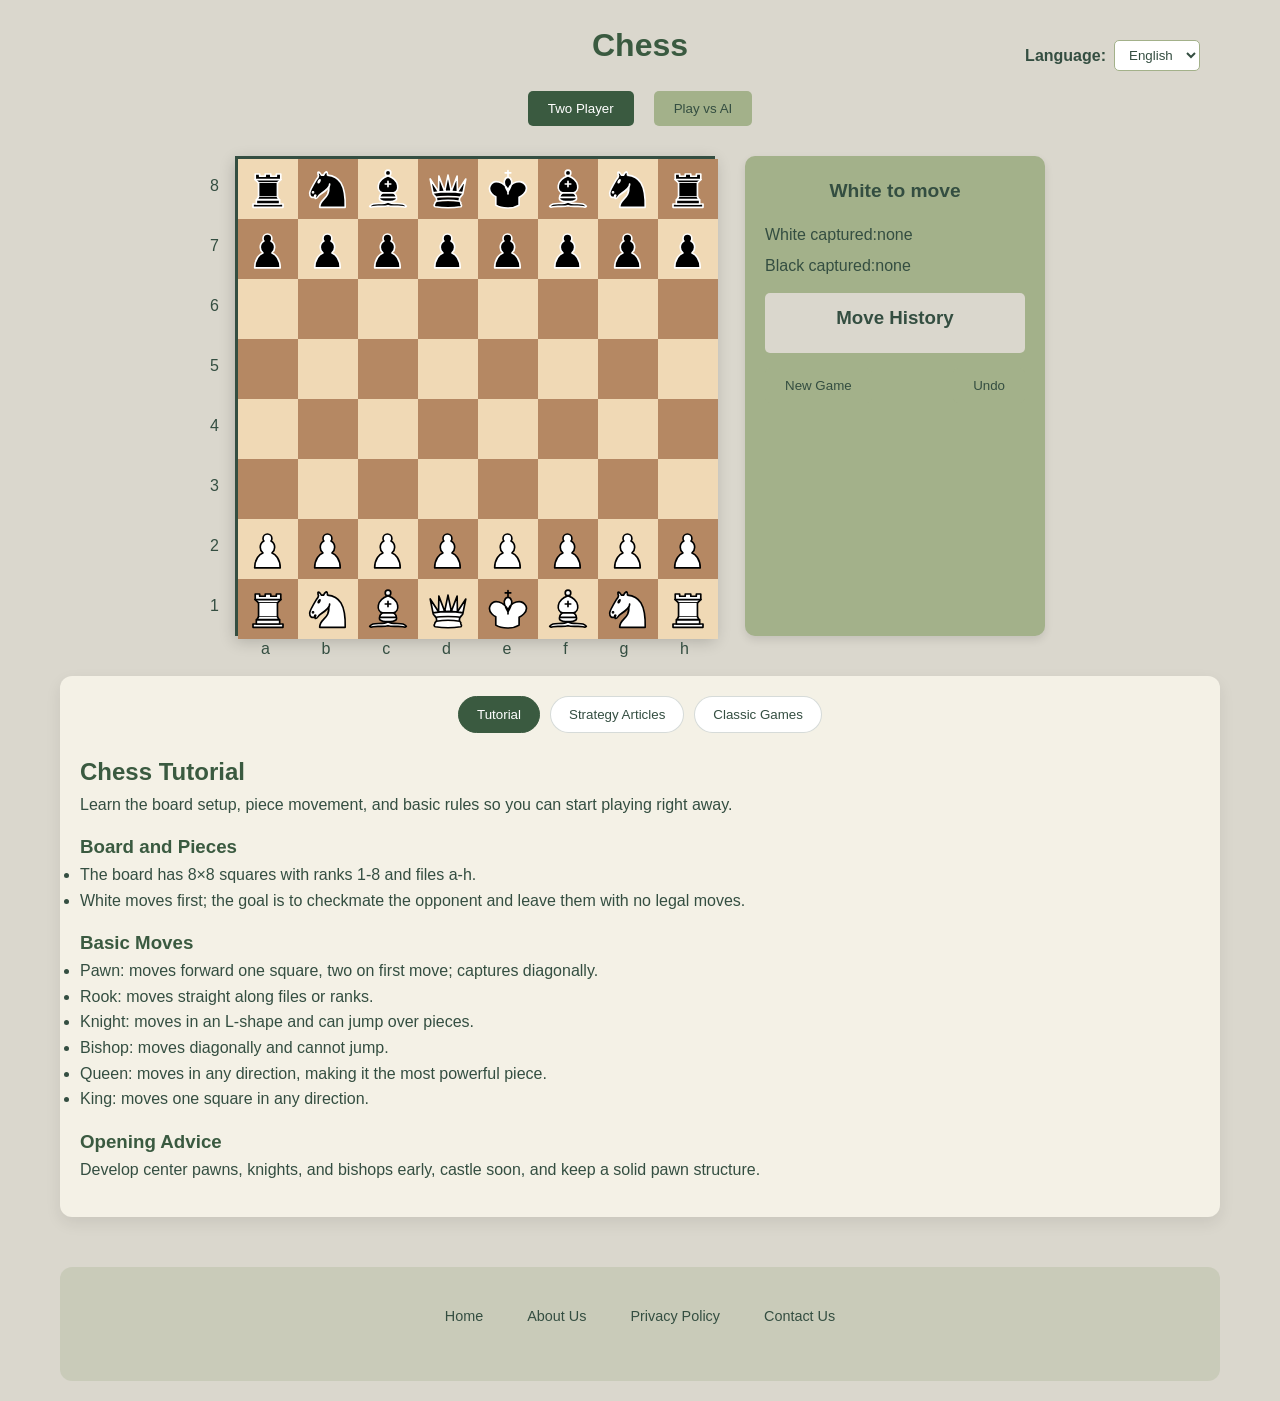
<file: index.html>
<!DOCTYPE html>
<html lang="en">
<head>
    <meta charset="UTF-8">
    <meta name="viewport" content="width=device-width, initial-scale=1.0">
    <title>Chess - Local and AI Play</title>
    <link rel="stylesheet" href="css/style.css">
    <link rel="stylesheet" href="css/chessboard.css">
</head>
<body>
    <div class="container">
        <header>
            <h1 data-i18n="headerTitle">国际象棋</h1>
            <div class="mode-selection">
                <button id="two-player-mode" class="active" data-i18n="twoPlayerMode">双人对战</button>
                <button id="ai-mode" data-i18n="aiMode">人机对战</button>
            </div>
            <div class="language-selection">
                <label for="language-select" data-i18n="languageLabel">Language:</label>
                <select id="language-select">
                    <option value="zh">中文</option>
                    <option value="en" selected>English</option>
                </select>
            </div>
            <div class="difficulty-selection" id="difficulty-selection" style="display: none;">
                <label data-i18n="aiDifficulty">AI难度：</label>
                <select id="ai-difficulty">
                    <option value="easy" data-i18n="difficultyEasy">简单</option>
                    <option value="medium" selected data-i18n="difficultyMedium">中等</option>
                    <option value="hard" data-i18n="difficultyHard">困难</option>
                </select>
            </div>
        </header>

        <main>
            <div class="game-container">
                <div class="board-container">
                    <div id="chessboard"></div>
                    <div class="board-labels">
                        <div class="file-labels">
                            <span>a</span><span>b</span><span>c</span><span>d</span>
                            <span>e</span><span>f</span><span>g</span><span>h</span>
                        </div>
                        <div class="rank-labels">
                            <span>8</span><span>7</span><span>6</span><span>5</span>
                            <span>4</span><span>3</span><span>2</span><span>1</span>
                        </div>
                    </div>
                </div>

                <div class="game-info">
                    <div id="status" data-i18n="statusWhiteToMove">白方走棋</div>
                    <div class="captured-pieces">
                        <div class="white-captured" data-i18n="whiteCapturedLabel">白方吃子：</div>
                        <div class="black-captured" data-i18n="blackCapturedLabel">黑方吃子：</div>
                    </div>
                    <div class="move-history">
                        <h3 data-i18n="moveHistory">走棋记录</h3>
                        <div id="moves"></div>
                    </div>
                    <div class="controls">
                        <button id="new-game" data-i18n="newGame">新游戏</button>
                        <button id="undo-move" data-i18n="undoMove">悔棋</button>
                    </div>
                </div>
            </div>

            <section class="learning-panel">
                <div class="learning-tabs">
                    <button class="learning-tab active" data-panel="tutorial-panel" data-i18n="tutorialTab">教程</button>
                    <button class="learning-tab" data-panel="strategy-panel" data-i18n="strategyTab">策略文章</button>
                    <button class="learning-tab" data-panel="classic-panel" data-i18n="classicTab">经典对局</button>
                </div>

                <div class="learning-content">
                    <div id="tutorial-panel" class="panel active">
                        <h2 data-i18n="tutorialTitle">国际象棋入门教程</h2>
                        <p data-i18n="tutorialIntro">本教程带你快速了解棋盘布局、棋子走法和基本规则，让你能立即开始对局。</p>
                        <h3 data-i18n="tutorialBoardTitle">棋盘与棋子</h3>
                        <ul>
                            <li data-i18n="tutorialBoardLine1">棋盘由8×8格组成，横线为1-8，竖线为a-h。</li>
                            <li data-i18n="tutorialBoardLine2">白方先手，目标是将对方将军并迫使其无路可走。</li>
                        </ul>
                        <h3 data-i18n="tutorialMovesTitle">基本走法</h3>
                        <ul>
                            <li data-i18n="tutorialPawn">兵：直走一格，首次可走两格；吃子斜走。</li>
                            <li data-i18n="tutorialRook">车：直线移动，可横向或纵向任意格。</li>
                            <li data-i18n="tutorialKnight">马：走“日”字，可跳过其他棋子。</li>
                            <li data-i18n="tutorialBishop">象：斜线移动，不能隔子。</li>
                            <li data-i18n="tutorialQueen">后：横、纵、斜任意移动，是最强棋子。</li>
                            <li data-i18n="tutorialKing">王：一步之内移动，可左右、前后、斜走。</li>
                        </ul>
                        <h3 data-i18n="tutorialOpeningTitle">开局建议</h3>
                        <p data-i18n="tutorialOpeningText">建议先发展中心兵、骑士和象，尽早完成王车易位，保持兵型稳固。</p>
                    </div>

                    <div id="strategy-panel" class="panel">
                        <h2 data-i18n="strategyTitle">策略文章精选</h2>
                        <div id="strategy-list" class="strategy-list"></div>
                        <div class="strategy-pagination">
                            <button id="strategy-prev" type="button" data-i18n="previousPage">上一页</button>
                            <span id="strategy-page-info">第 1 / 1 页</span>
                            <button id="strategy-next" type="button" data-i18n="nextPage">下一页</button>
                        </div>
                    </div>

                    <div id="classic-panel" class="panel">
                        <h2 data-i18n="classicTitle">经典对局库</h2>
                        <p data-i18n="classicDescription">这里列出经典开局和实战片段，选择后可进入回放观看每一步变化。</p>
                        <div id="replay-current" class="replay-current">
                            <strong data-i18n="currentGameLabel">当前对局：</strong><span id="replay-selected-title">未选择对局</span>
                        </div>
                        <div class="replay-controls">
                            <button id="replay-prev" data-i18n="replayPrev">上一步</button>
                            <button id="replay-play" data-i18n="replayPlay">播放</button>
                            <button id="replay-pause" data-i18n="replayPause">暂停</button>
                            <button id="replay-next" data-i18n="replayNext">下一步</button>
                            <button id="replay-reset" data-i18n="replayReset">重置</button>
                        </div>
                        <div id="classic-list" class="replay-list"></div>
                        <div id="replay-status" class="replay-status" data-i18n="replayPrompt">请选择一局经典对局开始回放。</div>
                    </div>
                </div>
            </section>
        </main>

        <div id="promotion-modal" class="modal">
            <div class="modal-content">
                <h2 data-i18n="promotionSelect">请选择升变的棋子</h2>
                <div class="promotion-pieces">
                    <div class="piece queen" data-piece="queen"></div>
                    <div class="piece rook" data-piece="rook"></div>
                    <div class="piece bishop" data-piece="bishop"></div>
                    <div class="piece knight" data-piece="knight"></div>
                </div>
            </div>
        </div>

        <div id="game-over-modal" class="modal">
            <div class="modal-content">
                <h2 id="game-result"></h2>
                <button id="play-again" data-i18n="playAgain">再来一局</button>
            </div>
        </div>

        <footer>
            <nav class="footer-nav">
                <a href="index.html" data-i18n="navHome">首页</a>
                <a href="about.html" data-i18n="navAbout">关于我们</a>
                <a href="privacy.html" data-i18n="navPrivacy">隐私政策</a>
                <a href="contact.html" data-i18n="navContact">联系我们</a>
            </nav>
        </footer>
    </div>

    <script src="js/chess.js"></script>
    <script src="js/chessboard.js"></script>
    <script src="js/engine.js"></script>
    <script src="js/app.js"></script>
</body>
</html>
</file>
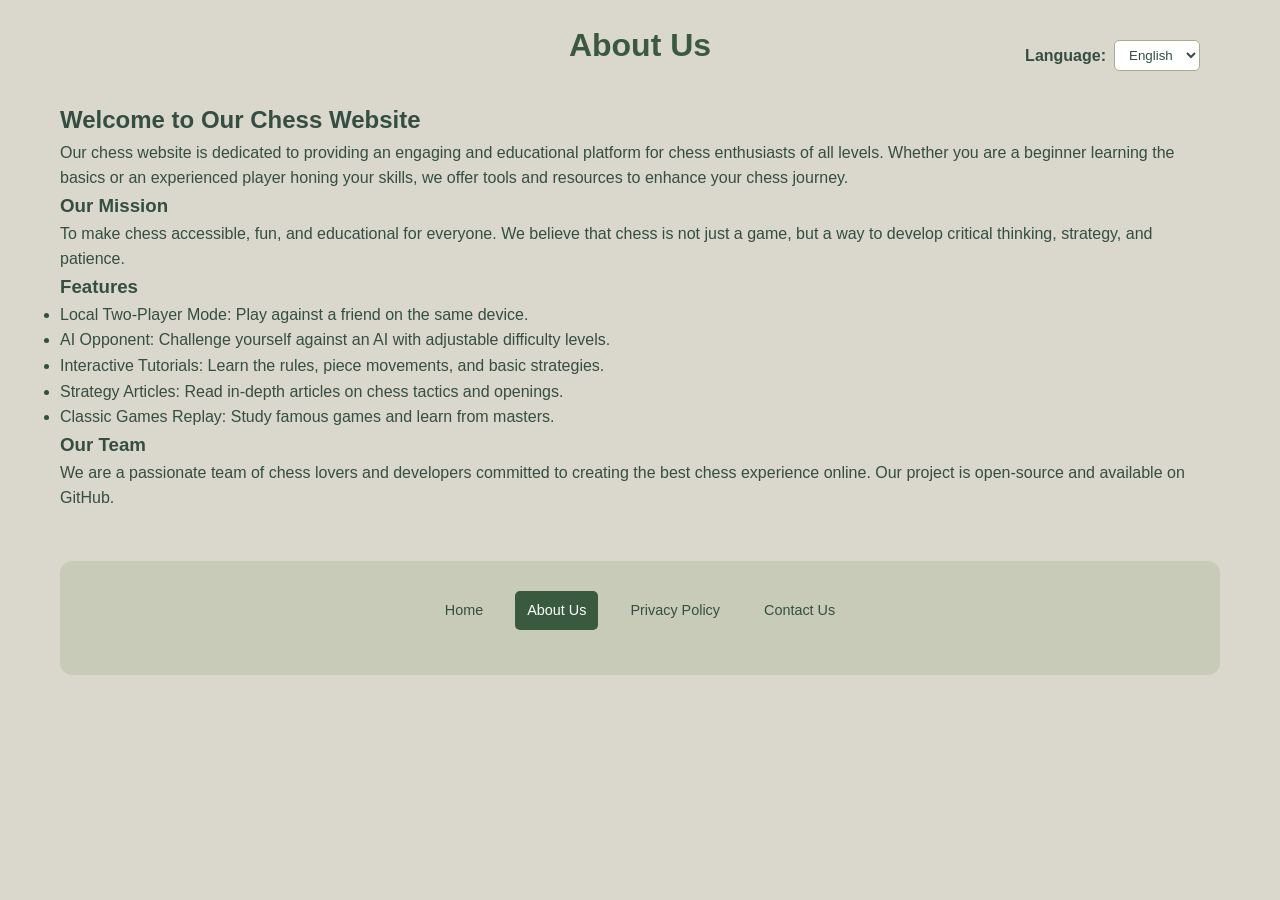
<file: about.html>
<!DOCTYPE html>
<html lang="en">
<head>
    <meta charset="UTF-8">
    <meta name="viewport" content="width=device-width, initial-scale=1.0">
    <title>About Us - Chess Website</title>
    <link rel="stylesheet" href="css/style.css">
</head>
<body>
    <div class="container">
        <header>
            <h1 data-i18n="aboutTitle">About Us</h1>
            <div class="language-selection">
                <label for="language-select" data-i18n="languageLabel">Language:</label>
                <select id="language-select">
                    <option value="zh">中文</option>
                    <option value="en" selected>English</option>
                </select>
            </div>
        </header>

        <main>
            <section class="about-section">
                <h2 data-i18n="aboutWelcome">Welcome to Our Chess Website</h2>
                <p data-i18n="aboutDesc">Our chess website is dedicated to providing an engaging and educational platform for chess enthusiasts of all levels. Whether you're a beginner learning the basics or an experienced player honing your skills, we offer tools and resources to enhance your chess journey.</p>

                <h3 data-i18n="aboutMission">Our Mission</h3>
                <p data-i18n="aboutMissionText">To make chess accessible, fun, and educational for everyone. We believe that chess is not just a game, but a way to develop critical thinking, strategy, and patience.</p>

                <h3 data-i18n="aboutFeatures">Features</h3>
                <ul>
                    <li data-i18n="aboutFeature1"><strong>Local Two-Player Mode:</strong> Play against a friend on the same device.</li>
                    <li data-i18n="aboutFeature2"><strong>AI Opponent:</strong> Challenge yourself against an AI with adjustable difficulty levels.</li>
                    <li data-i18n="aboutFeature3"><strong>Interactive Tutorials:</strong> Learn the rules, piece movements, and basic strategies.</li>
                    <li data-i18n="aboutFeature4"><strong>Strategy Articles:</strong> Read in-depth articles on chess tactics and openings.</li>
                    <li data-i18n="aboutFeature5"><strong>Classic Games Replay:</strong> Study famous games and learn from masters.</li>
                </ul>

                <h3 data-i18n="aboutTeam">Our Team</h3>
                <p data-i18n="aboutTeamText">We are a passionate team of chess lovers and developers committed to creating the best chess experience online. Our project is open-source and available on GitHub.</p>
            </section>
        </main>

        <footer>
            <nav class="footer-nav">
                <a href="index.html" data-i18n="navHome">首页</a>
                <a href="about.html" class="active" data-i18n="navAbout">关于我们</a>
                <a href="privacy.html" data-i18n="navPrivacy">隐私政策</a>
                <a href="contact.html" data-i18n="navContact">联系我们</a>
            </nav>
        </footer>
    </div>

    <script src="js/i18n.js"></script>
</body>
</html>
</file>
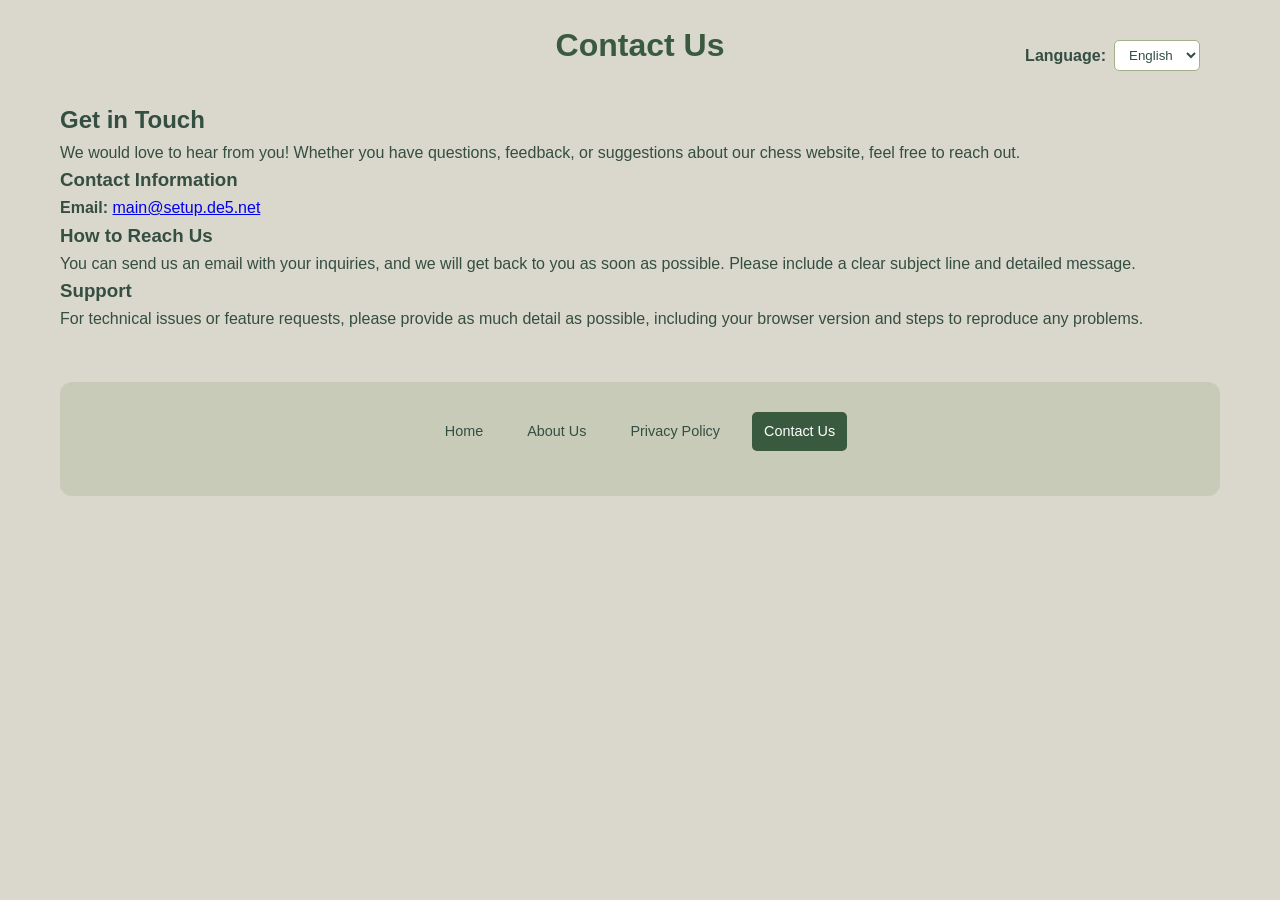
<file: contact.html>
<!DOCTYPE html>
<html lang="en">
<head>
    <meta charset="UTF-8">
    <meta name="viewport" content="width=device-width, initial-scale=1.0">
    <title>Contact Us - Chess Website</title>
    <link rel="stylesheet" href="css/style.css">
</head>
<body>
    <div class="container">
        <header>
            <h1 data-i18n="contactTitle">Contact Us</h1>
            <div class="language-selection">
                <label for="language-select" data-i18n="languageLabel">Language:</label>
                <select id="language-select">
                    <option value="zh">中文</option>
                    <option value="en" selected>English</option>
                </select>
            </div>
        </header>

        <main>
            <section class="contact-section">
                <h2 data-i18n="contactGetInTouch">Get in Touch</h2>
                <p data-i18n="contactDesc">We'd love to hear from you! Whether you have questions, feedback, or suggestions about our chess website, feel free to reach out.</p>

                <h3 data-i18n="contactInfo">Contact Information</h3>
                <p><strong data-i18n="contactEmailLabel">Email: </strong><a href="mailto:main@setup.de5.net">main@setup.de5.net</a></p>

                <h3 data-i18n="contactHow">How to Reach Us</h3>
                <p data-i18n="contactHowText">You can send us an email with your inquiries, and we'll get back to you as soon as possible. Please include a clear subject line and detailed message.</p>

                <h3 data-i18n="contactSupport">Support</h3>
                <p data-i18n="contactSupportText">For technical issues or feature requests, please provide as much detail as possible, including your browser version and steps to reproduce any problems.</p>
            </section>
        </main>

        <footer>
            <nav class="footer-nav">
                <a href="index.html" data-i18n="navHome">首页</a>
                <a href="about.html" data-i18n="navAbout">关于我们</a>
                <a href="privacy.html" data-i18n="navPrivacy">隐私政策</a>
                <a href="contact.html" class="active" data-i18n="navContact">联系我们</a>
            </nav>
        </footer>
    </div>

    <script src="js/i18n.js"></script>
</body>
</html>
</file>
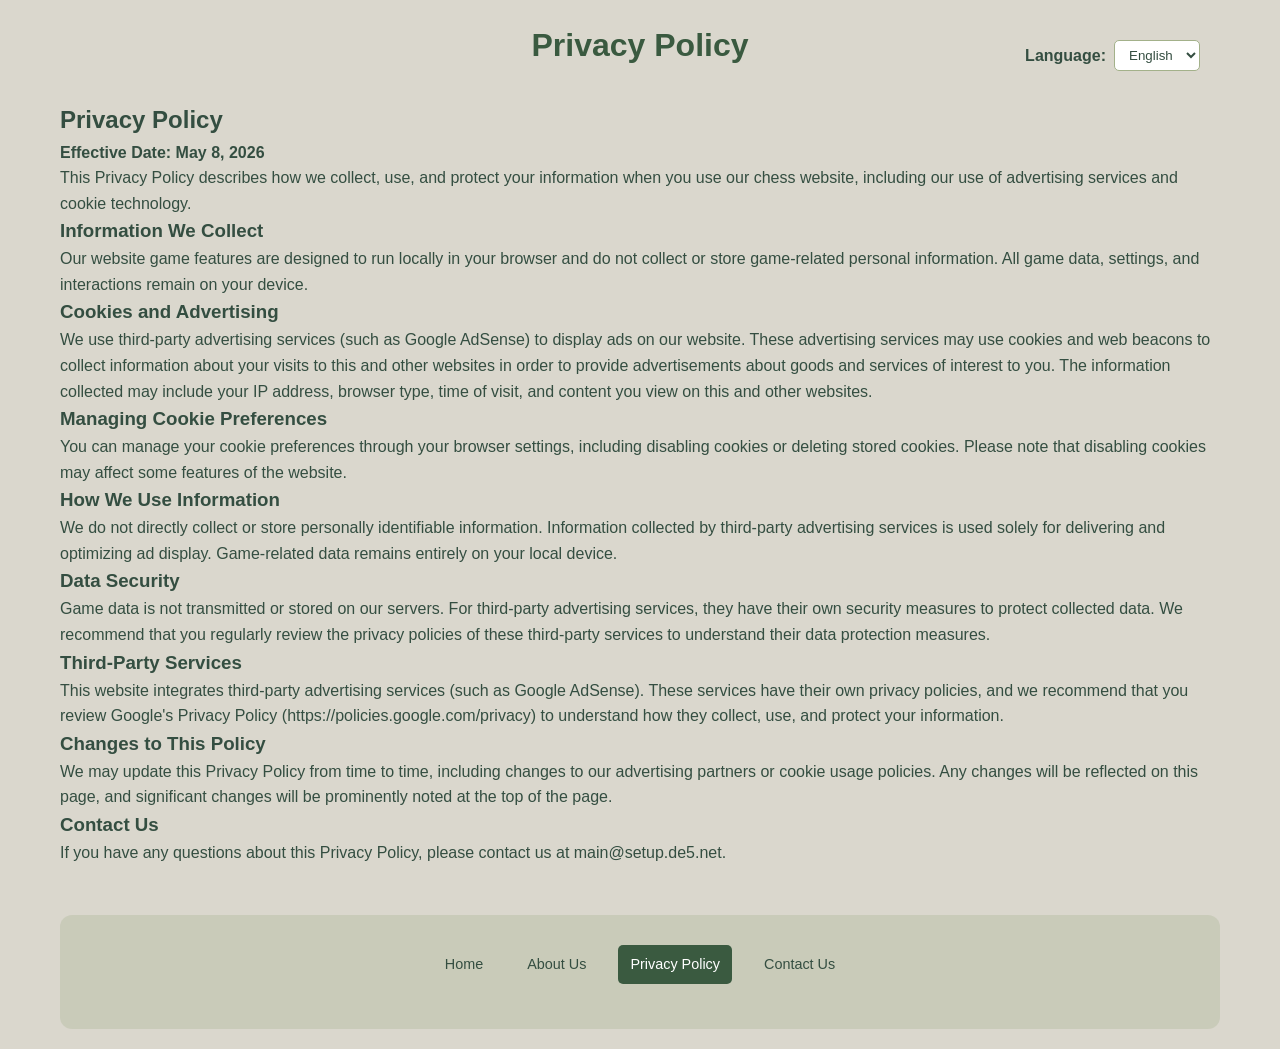
<file: privacy.html>
<!DOCTYPE html>
<html lang="en">
<head>
    <meta charset="UTF-8">
    <meta name="viewport" content="width=device-width, initial-scale=1.0">
    <title>Privacy Policy - Chess Website</title>
    <link rel="stylesheet" href="css/style.css">
</head>
<body>
    <div class="container">
        <header>
            <h1 data-i18n="privacyTitle">Privacy Policy</h1>
            <div class="language-selection">
                <label for="language-select" data-i18n="languageLabel">Language:</label>
                <select id="language-select">
                    <option value="zh">中文</option>
                    <option value="en" selected>English</option>
                </select>
            </div>
        </header>

        <main>
            <section class="privacy-section">
                <h2 data-i18n="privacyTitle">Privacy Policy</h2>
                <p><strong data-i18n="privacyEffective">Effective Date: May 8, 2026</strong></p>

                <p data-i18n="privacyDesc">This Privacy Policy describes how we collect, use, and protect your information when you use our chess website, including our use of advertising services and cookie technology.</p>

                <h3 data-i18n="privacyCollect">Information We Collect</h3>
                <p data-i18n="privacyCollectText">Our website game features are designed to run locally in your browser and do not collect or store game-related personal information. All game data, settings, and interactions remain on your device.</p>

                <h3 data-i18n="privacyCookies">Cookies and Advertising</h3>
                <p data-i18n="privacyCookiesText">We use third-party advertising services (such as Google AdSense) to display ads on our website. These advertising services may use cookies and web beacons to collect information about your visits to this and other websites in order to provide advertisements about goods and services of interest to you. The information collected may include your IP address, browser type, time of visit, and content you view on this and other websites.</p>

                <h3 data-i18n="privacyCookiesManage">Managing Cookie Preferences</h3>
                <p data-i18n="privacyCookiesManageText">You can manage your cookie preferences through your browser settings, including disabling cookies or deleting stored cookies. Please note that disabling cookies may affect some features of the website.</p>

                <h3 data-i18n="privacyUse">How We Use Information</h3>
                <p data-i18n="privacyUseText">We do not directly collect or store personally identifiable information. Information collected by third-party advertising services is used solely for delivering and optimizing ad display. Game-related data remains entirely on your local device.</p>

                <h3 data-i18n="privacySecurity">Data Security</h3>
                <p data-i18n="privacySecurityText">Game data is not transmitted or stored on our servers. For third-party advertising services, they have their own security measures to protect collected data. We recommend that you regularly review the privacy policies of these third-party services to understand their data protection measures.</p>

                <h3 data-i18n="privacyThirdParty">Third-Party Services</h3>
                <p data-i18n="privacyThirdPartyText">This website integrates third-party advertising services (such as Google AdSense). These services have their own privacy policies, and we recommend that you review Google's Privacy Policy (https://policies.google.com/privacy) to understand how they collect, use, and protect your information.</p>

                <h3 data-i18n="privacyChanges">Changes to This Policy</h3>
                <p data-i18n="privacyChangesText">We may update this Privacy Policy from time to time, including changes to our advertising partners or cookie usage policies. Any changes will be reflected on this page, and significant changes will be prominently noted at the top of the page.</p>

                <h3 data-i18n="privacyContact">Contact Us</h3>
                <p data-i18n="privacyContactText">If you have any questions about this Privacy Policy, please contact us at main@setup.de5.net.</p>
            </section>
        </main>

        <footer>
            <nav class="footer-nav">
                <a href="index.html" data-i18n="navHome">首页</a>
                <a href="about.html" data-i18n="navAbout">关于我们</a>
                <a href="privacy.html" class="active" data-i18n="navPrivacy">隐私政策</a>
                <a href="contact.html" data-i18n="navContact">联系我们</a>
            </nav>
        </footer>
    </div>

    <script src="js/i18n.js"></script>
</body>
</html>
</file>
<file: css/style.css>
* {
    margin: 0;
    padding: 0;
    box-sizing: border-box;
}

:root {
    --primary-color: #3a5a40;
    --secondary-color: #a3b18a;
    --light-color: #dad7cd;
    --dark-color: #344e41;
    --accent-color: #588157;
}

body {
    font-family: 'Arial', sans-serif;
    background-color: var(--light-color);
    color: var(--dark-color);
    line-height: 1.6;
}

.container {
    max-width: 1200px;
    margin: 0 auto;
    padding: 20px;
}

header {
    position: relative;
    text-align: center;
    margin-bottom: 30px;
}

.language-selection {
    position: absolute;
    top: 20px;
    right: 20px;
    display: flex;
    align-items: center;
    gap: 8px;
}

.language-selection label {
    font-weight: bold;
    color: var(--dark-color);
}

.language-selection select {
    padding: 6px 10px;
    border: 1px solid var(--secondary-color);
    border-radius: 5px;
    background-color: white;
    color: var(--dark-color);
}

h1 {
    color: var(--primary-color);
    margin-bottom: 20px;
}

.mode-selection {
    display: flex;
    justify-content: center;
    gap: 20px;
    margin-bottom: 20px;
}

button {
    padding: 10px 20px;
    background-color: var(--secondary-color);
    color: var(--dark-color);
    border: none;
    border-radius: 5px;
    cursor: pointer;
    transition: background-color 0.3s;
}

button:hover {
    background-color: var(--accent-color);
    color: white;
}

button.active {
    background-color: var(--primary-color);
    color: white;
}

.game-container {
    display: flex;
    flex-wrap: wrap;
    gap: 30px;
    justify-content: center;
}

.board-container {
    position: relative;
}

.board-labels {
    position: absolute;
    top: 0;
    left: 0;
    width: 100%;
    height: 100%;
    pointer-events: none;
}

.file-labels, .rank-labels {
    display: flex;
    justify-content: space-around;
}

.file-labels {
    position: absolute;
    bottom: -25px;
    width: 100%;
}

.rank-labels {
    position: absolute;
    left: -25px;
    height: 100%;
    flex-direction: column;
}

.game-info {
    width: 300px;
    background-color: var(--secondary-color);
    padding: 20px;
    border-radius: 10px;
    box-shadow: 0 4px 8px rgba(0, 0, 0, 0.1);
}

#status {
    font-size: 1.2rem;
    font-weight: bold;
    margin-bottom: 15px;
    text-align: center;
}

.captured-pieces {
    margin-bottom: 15px;
}

.white-captured, .black-captured {
    margin-bottom: 5px;
}

.move-history {
    max-height: 200px;
    overflow-y: auto;
    margin-bottom: 15px;
    background-color: var(--light-color);
    padding: 10px;
    border-radius: 5px;
}

.move-history h3 {
    margin-bottom: 10px;
    text-align: center;
}

#moves {
    display: grid;
    grid-template-columns: auto auto;
    gap: 5px;
}

.controls {
    display: flex;
    justify-content: space-between;
}

.modal {
    display: none;
    position: fixed;
    top: 0;
    left: 0;
    width: 100%;
    height: 100%;
    background-color: rgba(0, 0, 0, 0.5);
    z-index: 1000;
    justify-content: center;
    align-items: center;
}

.modal-content {
    background-color: var(--light-color);
    padding: 30px;
    border-radius: 10px;
    text-align: center;
    box-shadow: 0 4px 8px rgba(0, 0, 0, 0.2);
}

.promotion-pieces {
    display: flex;
    justify-content: center;
    gap: 15px;
    margin-top: 20px;
}

.piece {
    width: 60px;
    height: 60px;
    background-size: contain;
    background-repeat: no-repeat;
    background-position: center;
    cursor: pointer;
    border: 2px solid transparent;
    border-radius: 5px;
}

.piece:hover {
    border-color: var(--accent-color);
}

footer {
    margin-top: 50px;
    color: var(--dark-color);
    background-color: rgba(163, 177, 138, 0.3);
    padding: 30px 20px;
    border-radius: 12px;
}

.footer-content {
    display: grid;
    grid-template-columns: repeat(auto-fit, minmax(280px, 1fr));
    gap: 30px;
    margin-bottom: 25px;
    text-align: left;
}

.footer-section h3 {
    color: var(--primary-color);
    margin-bottom: 12px;
    font-size: 1.1rem;
}

.footer-section p {
    font-size: 0.9rem;
    line-height: 1.7;
    color: var(--dark-color);
}

.contact-email {
    margin-top: 8px;
}

.contact-email a {
    color: var(--primary-color);
    font-weight: bold;
    text-decoration: none;
}

.contact-email a:hover {
    text-decoration: underline;
}

.footer-bottom {
    text-align: center;
    padding-top: 20px;
    border-top: 1px solid rgba(52, 78, 65, 0.2);
}

.footer-bottom a {
    color: var(--primary-color);
    text-decoration: none;
}

.footer-bottom a:hover {
    text-decoration: underline;
}

.difficulty-selection {
    display: flex;
    justify-content: center;
    align-items: center;
    gap: 10px;
    margin-top: 10px;
}

.difficulty-selection label {
    color: var(--dark-color);
    font-weight: bold;
}

.difficulty-selection select {
    padding: 5px 10px;
    border: 1px solid var(--secondary-color);
    border-radius: 5px;
    background-color: white;
    color: var(--dark-color);
}

.learning-panel {
    margin-top: 40px;
    padding: 20px;
    background-color: #f4f1e6;
    border-radius: 12px;
    box-shadow: 0 6px 16px rgba(0, 0, 0, 0.08);
}

.learning-tabs {
    display: flex;
    justify-content: center;
    gap: 10px;
    margin-bottom: 20px;
    flex-wrap: wrap;
}

.learning-tab {
    padding: 10px 18px;
    border: 1px solid rgba(52, 78, 65, 0.2);
    background-color: white;
    color: var(--dark-color);
    border-radius: 999px;
    cursor: pointer;
    transition: background-color 0.25s, color 0.25s, border-color 0.25s;
}

.learning-tab.active {
    background-color: var(--primary-color);
    color: white;
    border-color: var(--primary-color);
}

.learning-content .panel {
    display: none;
}

.learning-content .panel.active {
    display: block;
}

.learning-content h2,
.learning-content h3 {
    color: var(--primary-color);
}

.learning-content p,
.learning-content ul,
.learning-content article {
    margin-bottom: 15px;
}

.replay-list {
    display: grid;
    gap: 12px;
    margin-bottom: 20px;
}

.replay-item {
    padding: 14px;
    border-radius: 10px;
    background-color: white;
    border: 1px solid rgba(52, 78, 65, 0.12);
    display: flex;
    justify-content: space-between;
    align-items: center;
    gap: 12px;
}

.replay-item div {
    max-width: 75%;
}

.strategy-list {
    display: grid;
    gap: 18px;
    margin-bottom: 16px;
}

.strategy-item {
    background-color: white;
    border-radius: 10px;
    padding: 18px;
    border: 1px solid rgba(52, 78, 65, 0.12);
}

.strategy-item h3 {
    margin-bottom: 8px;
    color: var(--primary-color);
}

.strategy-summary {
    font-weight: 600;
    margin-bottom: 10px;
}

.replay-current {
    margin-bottom: 14px;
    padding: 12px 14px;
    background-color: #ffffff;
    border: 1px solid rgba(52, 78, 65, 0.12);
    border-radius: 10px;
    color: var(--dark-color);
}

.strategy-pagination {
    display: flex;
    justify-content: center;
    align-items: center;
    gap: 12px;
    margin-bottom: 20px;
}

#strategy-page-info {
    color: var(--dark-color);
    font-weight: bold;
}

.replay-item h4 {
    margin-bottom: 6px;
}

.replay-list button,
.replay-controls button {
    min-width: 90px;
}

.replay-controls {
    display: flex;
    flex-wrap: wrap;
    justify-content: center;
    gap: 10px;
    margin-bottom: 10px;
}

.replay-status {
    text-align: center;
    padding: 12px 14px;
    background-color: #e7e4d6;
    border-radius: 8px;
    color: var(--dark-color);
}

@media (max-width: 768px) {
    .game-container {
        flex-direction: column;
        align-items: center;
    }
    
    .game-info {
        width: 100%;
        max-width: 400px;
    }

    .replay-item {
        flex-direction: column;
        align-items: flex-start;
    }
}

/* Footer navigation styles */
footer nav.footer-nav {
    display: flex;
    justify-content: center;
    gap: 20px;
    margin-bottom: 15px;
}

footer nav.footer-nav a {
    color: var(--dark-color);
    text-decoration: none;
    padding: 8px 12px;
    border-radius: 5px;
    transition: background-color 0.3s;
    font-size: 0.9rem;
}

footer nav.footer-nav a:hover {
    background-color: var(--secondary-color);
}

footer nav.footer-nav a.active {
    background-color: var(--primary-color);
    color: white;
}

footer p {
    font-size: 0.9rem;
    color: var(--dark-color);
}
</file>
<file: css/chessboard.css>
#chessboard {
    width: 480px;
    height: 480px;
    display: grid;
    grid-template-columns: repeat(8, 1fr);
    grid-template-rows: repeat(8, 1fr);
    border: 3px solid var(--dark-color);
    box-shadow: 0 5px 15px rgba(0, 0, 0, 0.2);
}

.square {
    width: 60px;
    height: 60px;
    display: flex;
    justify-content: center;
    align-items: center;
    position: relative;
}

.light {
    background-color: #f0d9b5;
}

.dark {
    background-color: #b58863;
}

.square.selected {
    background-color: rgba(106, 159, 181, 0.5);
}

.square.highlight {
    position: relative;
}

.square.highlight::before {
    content: '';
    position: absolute;
    width: 20px;
    height: 20px;
    background-color: rgba(106, 159, 181, 0.5);
    border-radius: 50%;
    z-index: 1;
}

.square.last-move {
    background-color: rgba(255, 255, 0, 0.3);
}

.chess-piece {
    width: 50px;
    height: 50px;
    background-size: contain;
    background-repeat: no-repeat;
    background-position: center;
    z-index: 2;
    cursor: pointer;
    transition: transform 0.2s;
}

.chess-piece:hover {
    transform: scale(1.1);
}

/* 棋子样式 */
.piece-wP { background-image: url('../images/wP.svg'); }
.piece-wR { background-image: url('../images/wR.svg'); }
.piece-wN { background-image: url('../images/wN.svg'); }
.piece-wB { background-image: url('../images/wB.svg'); }
.piece-wQ { background-image: url('../images/wQ.svg'); }
.piece-wK { background-image: url('../images/wK.svg'); }

.piece-bP { background-image: url('../images/bP.svg'); }
.piece-bR { background-image: url('../images/bR.svg'); }
.piece-bN { background-image: url('../images/bN.svg'); }
.piece-bB { background-image: url('../images/bB.svg'); }
.piece-bQ { background-image: url('../images/bQ.svg'); }
.piece-bK { background-image: url('../images/bK.svg'); }

/* 升变棋子样式 */
.promotion-pieces .queen.piece { background-image: url('../images/wQ.svg'); }
.promotion-pieces .rook.piece { background-image: url('../images/wR.svg'); }
.promotion-pieces .bishop.piece { background-image: url('../images/wB.svg'); }
.promotion-pieces .knight.piece { background-image: url('../images/wN.svg'); }

@media (max-width: 768px) {
    #chessboard {
        width: 320px;
        height: 320px;
    }
    
    .square {
        width: 40px;
        height: 40px;
    }
    
    .chess-piece {
        width: 35px;
        height: 35px;
    }
}
</file>
